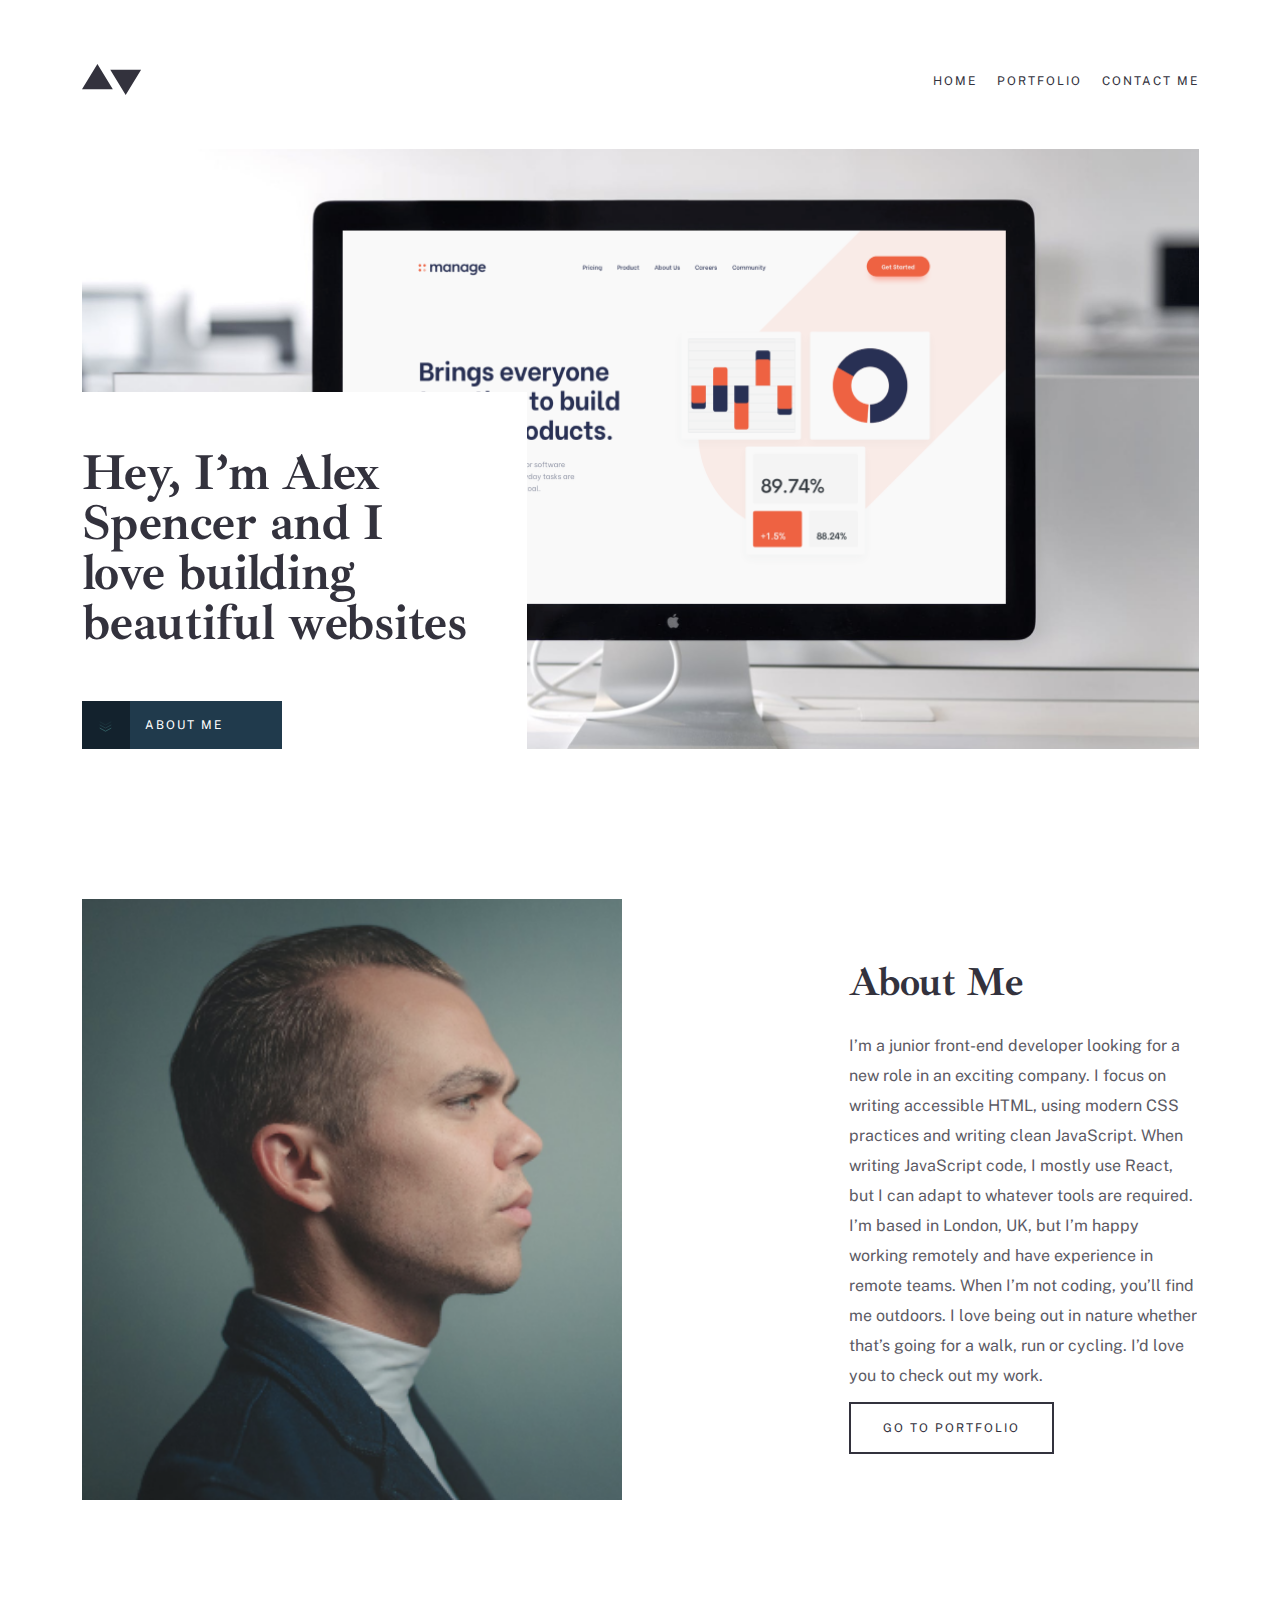
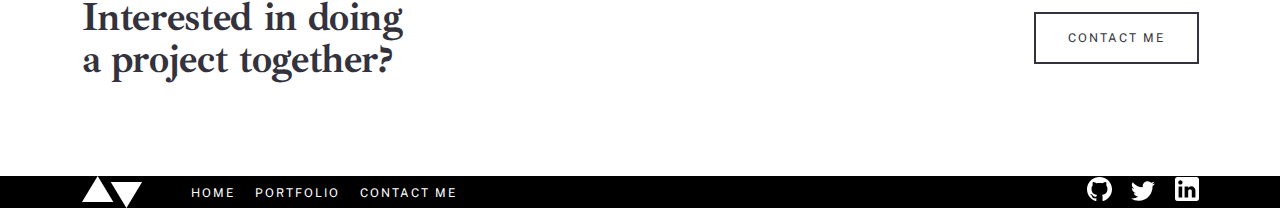
<file: index.html>
<!DOCTYPE html>
<html lang="en">
<head>
  <meta charset="UTF-8">
  <meta http-equiv="X-UA-Compatible" content="IE=edge">
  <meta name="viewport" content="width=device-width, initial-scale=1.0">
  <link rel="preconnect" href="https://fonts.googleapis.com">
  <link rel="preconnect" href="https://fonts.gstatic.com" crossorigin>
  <link href="https://fonts.googleapis.com/css2?family=Ibarra+Real+Nova:wght@700&family=Public+Sans&display=swap" rel="stylesheet">
  <link rel="stylesheet" href="./css/main.min.css">
  <title>portfolio</title>
</head>
<body>
  <header class="siteheader">
    <div class="container siteheader__container">
      <a class="siteheader__logo" href="#"><img class="siteheader__logo-img" src="./images/Combined Shape.svg" alt="" width="60" height="32"></a>


      <div class="siteheader__right">
        <nav class="siteheader__nav">
          <ul class="siteheader__list">
            <li class="siteheader__item"> <a class="siteheader__link" href="index.html" >HOME</a></li>

            <li class="siteheader__item"> <a class="siteheader__link" href="index.html" >PORTFOLIO</a></li>

            <li class="siteheader__item"> <a class="siteheader__link" href="index.html" >CONTACT ME</a></li>
          </ul>
        </nav>

      </div>
    </div>
  </header>

  <main class="main">
    <section class="hero">
      <div class="container">
        <div class="hero__container">
          <div class="hero__wrapper">
            <h1 class="hero__heading">
              Hey, I’m Alex Spencer and I love building beautiful websites
            </h1>
            <button class="hero__button">
              <div class="hero__button-left"><img class="hero__button-img" src="./images/hero__button-img.svg" alt=""></div>
              ABOUT ME
            </button>
          </div>

        </div>
      </div>
    </section>

    <section class="about-me">
      <div class="container">
        <div class="about-me__container">

          <picture class="about-me__picture">

            <source media="(min-width: 375px)" srcset="./images/about-me-mobile1x.png 1x, ./images/about-me-mobile2x@2x.png 2x">

            <source media="(min-width: 768px)" srcset="./images/about-me-tablet1x.png 1x, ./images/about-me-tablet2x@2x.png 2x">
            <img src="./images/about-me1x.png" alt="" srcset="./images/about-me1x.png 1x, ./images/about-me2x@2x.png2x"  width="540" height="600">
          </picture>



          <div class="about-me__right">
            <h2 class="about-me__heading">About Me</h2>
            <p class="about-me__desc">I’m a junior front-end developer looking for a new role in an exciting company. I focus on writing accessible HTML, using modern CSS practices and writing clean JavaScript. When writing JavaScript code, I mostly use React, but I can adapt to whatever tools are required. I’m based in London, UK, but I’m happy working remotely and have experience in remote teams. When I’m not coding, you’ll find me outdoors. I love being out in nature whether that’s going for a walk, run or cycling. I’d love you to check out my work.</p>
            <a class="button" href="#" >GO TO PORTFOLIO</a>
          </div>
        </div>
      </div>
    </section>
    <section class="main-bottom">
      <div class="container main-bottom__container">
        <h2 class="main-bottom__heading">Interested in doing a project together?</h2>
        <a class="button" href="#" >CONTACT ME</a>
      </div>
    </section>
  </main>

  <footer class="footer">
    <div class="container footer__container">
      <div class="footer__left">
        <a class="footer__logo" href="#"> <img class="footer__logo-img" src="./images/footer-logo-img.svg" alt=""></a>
        <nav class="siteheader__nav">
          <ul class="siteheader__list footer--list">
            <li class="siteheader__item footer--item"> <a class="siteheader__link footer--link" href="index.html" >HOME</a></li>

            <li class="siteheader__item footer--item"> <a class="siteheader__link footer--link" href="index.html" >PORTFOLIO</a></li>

            <li class="siteheader__item footer--item"> <a class="siteheader__link footer--link" href="index.html" >CONTACT ME</a></li>
          </ul>
        </nav>
      </div>

      <div class="footer__right">

        <a class="footer__link" href="#"><svg width="25" height="24" fill="currentColor" xmlns="http://www.w3.org/2000/svg"><path d="M12.5 0C5.594 0 0 5.51 0 12.305c0 5.437 3.581 10.048 8.547 11.674.625.116.854-.265.854-.592 0-.292-.01-1.066-.016-2.092-3.477.742-4.21-1.65-4.21-1.65-.569-1.42-1.39-1.8-1.39-1.8-1.133-.764.087-.748.087-.748 1.255.086 1.914 1.268 1.914 1.268 1.115 1.881 2.927 1.338 3.641 1.024.113-.797.434-1.338.792-1.646-2.776-.308-5.694-1.366-5.694-6.08 0-1.343.484-2.44 1.286-3.302-.14-.31-.562-1.562.11-3.256 0 0 1.047-.33 3.437 1.261 1-.273 2.063-.409 3.125-.415 1.063.006 2.125.142 3.125.415 2.375-1.591 3.422-1.261 3.422-1.261.672 1.694.25 2.945.125 3.256.797.861 1.281 1.959 1.281 3.302 0 4.727-2.921 5.767-5.703 6.07.438.369.844 1.123.844 2.276 0 1.647-.015 2.97-.015 3.37 0 .322.218.707.859.584 5-1.615 8.579-6.23 8.579-11.659C25 5.51 19.403 0 12.5 0Z" fill="currentColor"/></svg></a>

        <a class="footer__link" href="#"><svg width="24" height="20" fill="currentColor" xmlns="http://www.w3.org/2000/svg"><path d="M24 2.557a9.83 9.83 0 0 1-2.828.775A4.932 4.932 0 0 0 23.337.608a9.864 9.864 0 0 1-3.127 1.195A4.916 4.916 0 0 0 16.616.248c-3.179 0-5.515 2.966-4.797 6.045A13.978 13.978 0 0 1 1.671 1.149a4.93 4.93 0 0 0 1.523 6.574 4.903 4.903 0 0 1-2.229-.616c-.054 2.281 1.581 4.415 3.949 4.89a4.935 4.935 0 0 1-2.224.084 4.928 4.928 0 0 0 4.6 3.419A9.9 9.9 0 0 1 0 17.54a13.94 13.94 0 0 0 7.548 2.212c9.142 0 14.307-7.721 13.995-14.646A10.025 10.025 0 0 0 24 2.557Z" fill="currentColor"/></svg></a>

        <a class="footer__link" href="#"><svg width="24" height="24" fill="currentColor" xmlns="http://www.w3.org/2000/svg"><path fill-rule="evenodd" clip-rule="evenodd" d="M2.4 0h19.2C22.92 0 24 1.08 24 2.4v19.2c0 1.32-1.08 2.4-2.4 2.4H2.4C1.08 24 0 22.92 0 21.6V2.4C0 1.08 1.08 0 2.4 0Zm1.2 20.4h3.6V9.6H3.6v10.8ZM5.4 7.56c-1.2 0-2.16-.96-2.16-2.16 0-1.2.96-2.16 2.16-2.16 1.2 0 2.16.96 2.16 2.16 0 1.2-.96 2.16-2.16 2.16ZM16.8 20.4h3.6v-6.84c0-2.28-1.92-4.2-4.2-4.2-1.08 0-2.4.72-3 1.68V9.6H9.6v10.8h3.6v-6.36c0-.96.84-1.8 1.8-1.8.96 0 1.8.84 1.8 1.8v6.36Z" fill="currentColor"/></svg></a>
      </div>

    </div>
  </footer>

</body>
</html>
</file>
<file: css/main.min.css>
<<<<<<< HEAD
/*! normalize.css v8.0.1 | MIT License | github.com/necolas/normalize.css */html{line-height:1.15;-webkit-text-size-adjust:100%}body{margin:0}main{display:block}h1{font-size:2em;margin:0.67em 0}hr{-webkit-box-sizing:content-box;box-sizing:content-box;height:0;overflow:visible}pre{font-family:monospace, monospace;font-size:1em}a{background-color:transparent}abbr[title]{border-bottom:none;text-decoration:underline;-webkit-text-decoration:underline dotted;text-decoration:underline dotted}b,strong{font-weight:bolder}code,kbd,samp{font-family:monospace, monospace;font-size:1em}small{font-size:80%}sub,sup{font-size:75%;line-height:0;position:relative;vertical-align:baseline}sub{bottom:-0.25em}sup{top:-0.5em}img{border-style:none}button,input,optgroup,select,textarea{font-family:inherit;font-size:100%;line-height:1.15;margin:0}button,input{overflow:visible}button,select{text-transform:none}button,[type="button"],[type="reset"],[type="submit"]{-webkit-appearance:button}button::-moz-focus-inner,[type="button"]::-moz-focus-inner,[type="reset"]::-moz-focus-inner,[type="submit"]::-moz-focus-inner{border-style:none;padding:0}button:-moz-focusring,[type="button"]:-moz-focusring,[type="reset"]:-moz-focusring,[type="submit"]:-moz-focusring{outline:1px dotted ButtonText}fieldset{padding:0.35em 0.75em 0.625em}legend{-webkit-box-sizing:border-box;box-sizing:border-box;color:inherit;display:table;max-width:100%;padding:0;white-space:normal}progress{vertical-align:baseline}textarea{overflow:auto}[type="checkbox"],[type="radio"]{-webkit-box-sizing:border-box;box-sizing:border-box;padding:0}[type="number"]::-webkit-inner-spin-button,[type="number"]::-webkit-outer-spin-button{height:auto}[type="search"]{-webkit-appearance:textfield;outline-offset:-2px}[type="search"]::-webkit-search-decoration{-webkit-appearance:none}::-webkit-file-upload-button{-webkit-appearance:button;font:inherit}details{display:block}summary{display:list-item}template{display:none}[hidden]{display:none}html{height:100%;scroll-behavior:smooth;-webkit-box-sizing:border-box;box-sizing:border-box}*,*::before,*::after{-webkit-box-sizing:inherit;box-sizing:inherit}body{display:-webkit-box;display:-ms-flexbox;display:flex;-webkit-box-orient:vertical;-webkit-box-direction:normal;-ms-flex-direction:column;flex-direction:column;height:100%;font-family:"Arial", sans-serif;font-size:16px;line-height:1.5}img{max-width:100%;height:auto;vertical-align:middle}.visually-hidden{position:absolute;width:1px;height:1px;margin:-1px;padding:0;overflow:hidden;border:0;clip:rect(0 0 0 0)}.container{width:100%;max-width:1150px;margin:0 auto;padding:0 20px}.button{text-decoration:none;font-family:'Public Sans';font-style:normal;font-weight:400;font-size:12px;line-height:14px;letter-spacing:2px;text-transform:uppercase;color:#33323D;border:solid 2px #33323D;padding:17px 32px}.button:hover{background-color:#33323D;color:#FFFFFF}.button:active{background-color:#FFFFFF;color:#33323D;opacity:0.7}.siteheader{margin-top:64px;margin-bottom:54px}.siteheader__container{display:-webkit-box;display:-ms-flexbox;display:flex;-webkit-box-align:center;-ms-flex-align:center;align-items:center;-webkit-box-pack:justify;-ms-flex-pack:justify;justify-content:space-between}.siteheader__list{list-style:none;margin:0;padding:0;display:-webkit-box;display:-ms-flexbox;display:flex;-webkit-box-align:center;-ms-flex-align:center;align-items:center}.siteheader__item+.siteheader__item{margin-left:20px}.siteheader__link{margin:0;padding:0;text-decoration:none;font-family:'Public Sans';font-style:normal;font-weight:400;font-size:12px;line-height:14px;letter-spacing:2px;text-transform:uppercase;color:#33323D}.siteheader__link:hover{color:#5FB4A2;-webkit-transition:all 0.4s;transition:all 0.4s}@media only screen and (max-width: 372px){.siteheader{margin-top:20px}}.main{-webkit-box-flex:1;-ms-flex-positive:1;flex-grow:1}.hero__container{background-image:url("../images/hero-backgraund1x.png");background-size:cover;background-repeat:no-repeat;min-height:600px;height:100%;position:relative}.hero__wrapper{max-width:445px;background-color:#FFFFFF;position:absolute;bottom:0;left:0}.hero__heading{margin:0;padding:0;margin-right:55px;margin-top:56px;margin-bottom:53px;font-family:'Ibarra Real Nova';font-style:normal;font-weight:700;font-size:50px;line-height:50px;letter-spacing:-0.446429px;color:#33323D}.hero__button{margin:0;padding:0;display:-webkit-box;display:-ms-flexbox;display:flex;-webkit-box-align:center;-ms-flex-align:center;align-items:center;font-family:'Public Sans';font-style:normal;font-weight:400;font-size:12px;line-height:14px;text-align:center;letter-spacing:2px;text-transform:uppercase;color:#FFFFFF;background-color:#203A4C;max-width:200px;min-height:48px;width:100%;border:none}.hero__button-left{background-color:#000000;opacity:0.4;height:100%;min-height:48px;width:48px;text-align:center;padding:17px;margin-right:15px}.hero__button:hover{background-color:#5FB4A2}.hero__button-left:hover{background-color:aquamarine}.hero__button:active{background-color:dimgray;opacity:0.2}@media only screen and (max-width: 768px){.hero__container{background-image:url("../images/hero-tablet1x.png")}.hero__wrapper{max-width:514px}}@media only screen and (max-width: 576px){.hero__container{background-image:url("../images/hero-mobile1x.png")}.hero__wrapper{bottom:-60%}.hero__heading{margin-right:0px}}@media only screen and (-webkit-min-device-pixel-ratio: 2), only screen and (min--moz-device-pixel-ratio: 2), only screen and (min-device-pixel-ratio: 2), only screen and (min-resolution: 192dpi), only screen and (min-resolution: 2dppx){.hero__container{background-image:url("../images/hero-backgraund2x@2x.png")}}@media only screen and (-webkit-min-device-pixel-ratio: 2) and (max-width: 768px), only screen and (min--moz-device-pixel-ratio: 2) and (max-width: 768px), only screen and (min-device-pixel-ratio: 2) and (max-width: 768px), only screen and (min-resolution: 192dpi) and (max-width: 768px), only screen and (min-resolution: 2dppx) and (max-width: 768px){.hero__container{background-image:url("../images/hero-tablet2x@2x.png")}}@media only screen and (-webkit-min-device-pixel-ratio: 2) and (max-width: 576px), only screen and (min--moz-device-pixel-ratio: 2) and (max-width: 576px), only screen and (min-device-pixel-ratio: 2) and (max-width: 576px), only screen and (min-resolution: 192dpi) and (max-width: 576px), only screen and (min-resolution: 2dppx) and (max-width: 576px){.hero__container{background-image:url("../images/hero-mobile2x@2x.png")}}.about-me{margin-top:150px}.about-me__container{display:-webkit-box;display:-ms-flexbox;display:flex;-webkit-box-align:center;-ms-flex-align:center;align-items:center;-webkit-box-pack:justify;-ms-flex-pack:justify;justify-content:space-between}.about-me__img{width:540px}.about-me__right{max-width:350px;margin-left:20px}.about-me__heading{font-family:'Ibarra Real Nova';font-style:normal;font-weight:700;font-size:40px;line-height:42px;letter-spacing:-0.357143px;color:#33323D;margin:0;padding:0;margin-bottom:28px}.about-me__desc{font-family:'Public Sans';font-style:normal;font-weight:400;font-size:16px;line-height:30px;color:#33323D;mix-blend-mode:normal;opacity:0.8;margin:0;padding:0;margin-bottom:24px}@media only screen and (max-width: 768px){.about-me .about-me__container{-webkit-box-orient:vertical;-webkit-box-direction:normal;-ms-flex-direction:column;flex-direction:column}.about-me .about-me__right{margin-left:0;margin-top:32px;max-width:768px;width:100%}}@media only screen and (max-width: 576px){.about-me{margin-top:450px}}.main-bottom{margin-top:96px;margin-bottom:96px}.main-bottom__container{display:-webkit-box;display:-ms-flexbox;display:flex;-webkit-box-pack:justify;-ms-flex-pack:justify;justify-content:space-between;-webkit-box-align:center;-ms-flex-align:center;align-items:center}.main-bottom__heading{font-family:'Ibarra Real Nova';font-style:normal;font-weight:700;font-size:40px;line-height:42px;letter-spacing:-0.357143px;color:#33323D;max-width:350px;margin:0;padding:0}@media only screen and (max-width: 576px){.main-bottom__container{-webkit-box-orient:vertical;-webkit-box-direction:normal;-ms-flex-direction:column;flex-direction:column;text-align:center}.main-bottom__heading{margin-bottom:40px}}.footer{background-color:#000000}.footer__container{display:-webkit-box;display:-ms-flexbox;display:flex;-webkit-box-align:center;-ms-flex-align:center;align-items:center;-webkit-box-pack:justify;-ms-flex-pack:justify;justify-content:space-between;padding:24px 39px}.footer__logo{margin-right:48px}.footer__left{display:-webkit-box;display:-ms-flexbox;display:flex;-webkit-box-align:center;-ms-flex-align:center;align-items:center}.footer__link+.footer__link{margin-left:15px}.footer__link{color:#FFFF}.footer__link:hover{color:#5FB4A2}.footer--link{color:#FFFFFF}@media only screen and (max-width: 600px){.footer__container{-webkit-box-orient:vertical;-webkit-box-direction:normal;-ms-flex-direction:column;flex-direction:column}.footer__left{-webkit-box-orient:vertical;-webkit-box-direction:normal;-ms-flex-direction:column;flex-direction:column;margin-bottom:15px;text-align:center}.footer__logo{margin:0 auto;margin-bottom:15px}.footer--list{-webkit-box-orient:vertical;-webkit-box-direction:normal;-ms-flex-direction:column;flex-direction:column}.footer--link{display:block;text-align:center}.footer--item+.footer--item{margin-top:15px}}
/*# sourceMappingURL=main.min.css.map */
=======
/*! normalize.css v8.0.1 | MIT License | github.com/necolas/normalize.css */html{line-height:1.15;-webkit-text-size-adjust:100%}body{margin:0}main{display:block}h1{font-size:2em;margin:.67em 0}hr{box-sizing:content-box;height:0;overflow:visible}pre{font-family:monospace,monospace;font-size:1em}a{background-color:rgba(0,0,0,0)}abbr[title]{border-bottom:none;text-decoration:underline;-webkit-text-decoration:underline dotted;text-decoration:underline dotted}b,strong{font-weight:bolder}code,kbd,samp{font-family:monospace,monospace;font-size:1em}small{font-size:80%}sub,sup{font-size:75%;line-height:0;position:relative;vertical-align:baseline}sub{bottom:-0.25em}sup{top:-0.5em}img{border-style:none}button,input,optgroup,select,textarea{font-family:inherit;font-size:100%;line-height:1.15;margin:0}button,input{overflow:visible}button,select{text-transform:none}button,[type=button],[type=reset],[type=submit]{-webkit-appearance:button}button::-moz-focus-inner,[type=button]::-moz-focus-inner,[type=reset]::-moz-focus-inner,[type=submit]::-moz-focus-inner{border-style:none;padding:0}button:-moz-focusring,[type=button]:-moz-focusring,[type=reset]:-moz-focusring,[type=submit]:-moz-focusring{outline:1px dotted ButtonText}fieldset{padding:.35em .75em .625em}legend{box-sizing:border-box;color:inherit;display:table;max-width:100%;padding:0;white-space:normal}progress{vertical-align:baseline}textarea{overflow:auto}[type=checkbox],[type=radio]{box-sizing:border-box;padding:0}[type=number]::-webkit-inner-spin-button,[type=number]::-webkit-outer-spin-button{height:auto}[type=search]{-webkit-appearance:textfield;outline-offset:-2px}[type=search]::-webkit-search-decoration{-webkit-appearance:none}::-webkit-file-upload-button{-webkit-appearance:button;font:inherit}details{display:block}summary{display:list-item}template{display:none}[hidden]{display:none}html{height:100%;scroll-behavior:smooth;box-sizing:border-box}*,*::before,*::after{box-sizing:inherit}body{display:flex;flex-direction:column;height:100%;font-family:"Arial",sans-serif;font-size:16px;line-height:1.5}img{max-width:100%;height:auto;vertical-align:middle}.visually-hidden{position:absolute;width:1px;height:1px;margin:-1px;padding:0;overflow:hidden;border:0;clip:rect(0 0 0 0)}.container{width:100%;max-width:1157px;margin:0 auto;padding:0 20px}.main{flex-grow:1}.services{margin:0;padding:0}.services__container{margin-top:100px}.services__item{margin:0;padding:0;display:flex;align-items:center;justify-content:space-between}.services__item+.services__item{margin-top:100px}.services__item:nth-child(even){flex-direction:row-reverse}.services__desc{margin:0;padding:0;padding-top:90px;border:1px solid #33323d;border-right:none;border-left:none;max-width:350px;height:500px}.services__desc-one{margin-left:95px}.services__title{margin:0;padding:0;max-width:350px;font-family:"Ibarra Real Nova";font-style:normal;font-weight:700;font-size:40px;line-height:42px;letter-spacing:-0.357143px;color:#33323d}.services__text{margin:0;padding:0;margin-top:24px;max-width:350px;text-align:left;color:#939caa;display:flex;align-items:center;font-family:"Public Sans";font-style:normal;font-weight:400;font-size:16px;line-height:30px;color:#33323d;mix-blend-mode:normal;opacity:.8}.services__img{margin:0;padding:0;display:flex;justify-content:space-between;-o-object-fit:contain;object-fit:contain;max-width:540px;width:100%;height:500px}.services__btn{margin:0;margin-top:20px;padding:17px 36px 17px 32px;background:rgba(0,0,0,0);transition:all .5s;cursor:pointer}.services__btn:hover{background-color:#5fb4a2;border:none;color:#fff}.services__btn:active{cursor:-webkit-grab;cursor:grab;background-color:#d4d1d1;border:none;color:#fff}@media only screen and (max-width: 1050px){.services__img{max-width:480px;width:100%;height:450px}.services__desc{height:450px;max-width:330px;width:100%}.services__desc-one{margin-left:80px}}@media only screen and (max-width: 950px){.services__desc{padding-top:40px;max-width:280px;height:400px}.services__desc-one{margin-left:30px}.services__img{max-width:420px;width:100%;height:400px}}@media only screen and (max-width: 780px){.services__desc{padding-top:20px;max-width:280px;height:350px}.services__desc-one{margin-left:30px}.services__img{max-width:360px;width:100%;height:350px}.services__title{font-size:36px}.services__text{font-size:14px}}@media only screen and (max-width: 730px){.services__desc{padding-top:20px;max-width:240px;height:350px}.services__desc-one{margin-left:10px}.services__desc-two{margin-left:-20px}.services__img{max-width:360px;width:100%;height:350px}.services__title{font-size:30px}.services__text{font-size:12px}}@media only screen and (max-width: 680px){.services__desc{padding-top:10;max-width:230px;width:100%;height:320px}.services__img{max-width:350px;height:320px}.services__btn{padding:13px 20px}}@media only screen and (max-width: 640px){.services__item:nth-child(even){flex-direction:column}.services__item:nth-child(odd){flex-direction:column}.services__desc-one{margin-top:80px}.services__desc-two{margin-top:80px}.services__img{max-width:540px;width:100%;height:520px}.services__desc{max-width:540px;width:100%}.services__title{font-size:40px;max-width:540px;width:100%}.services__text{max-width:540px;width:100%;font-size:16px}.services__btn{padding:17px 36px 17px 32px}}@media only screen and (max-width: 500px){.services__img{margin-top:-80px}.services__desc{margin-top:-20px}}@media only screen and (max-width: 440px){.services__img{margin-top:-90px}}@media only screen and (max-width: 400px){.services__desc{margin-top:-50px;height:360px}.services__img{margin-top:-150px}}.interesting__wrapper{display:flex;justify-content:space-between;vertical-align:middle;margin-top:100px}.interesting__heading{font-family:"Ibarra Real Nova";font-style:normal;font-weight:700;font-size:40px;line-height:42px;letter-spacing:-0.357143px;color:#33323d;max-width:340px;width:100%;display:inline-block;vertical-align:middle}.interesting__btn{margin-top:60px;vertical-align:middle;display:inline-block;padding:17px 35px 17px 32px;background:rgba(0,0,0,0);border:1px solid #33323d;max-width:162px;width:100%;height:48px;transition:all .4s}.interesting__btn:hover{background-color:#5fb4a2;border:none;color:#fff}.interesting__btn:active{cursor:-webkit-grab;cursor:grab;background-color:#d4d1d1;border:none;color:#fff}@media only screen and (max-width: 600px){.interesting__wrapper{display:block}.interesting__heading{margin:0 auto;max-width:360px;width:100%;display:block;text-align:center}.interesting__btn{margin:0 auto;margin-top:40px;display:block}}/*# sourceMappingURL=main.min.css.map */
>>>>>>> f5b5d3c6e7b92d2c427b1207e5d5f3f931ef8170
</file>
